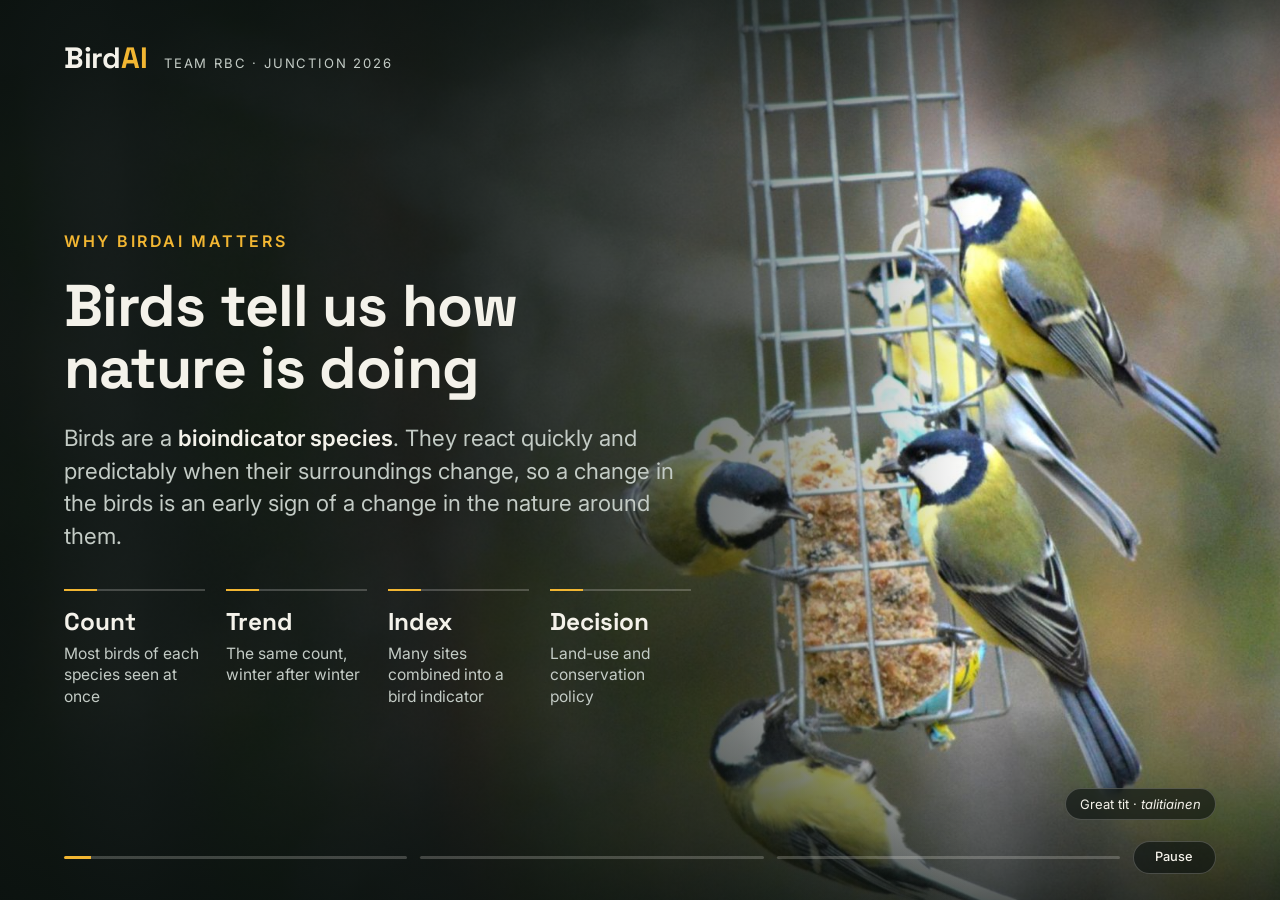
<file: slideshow/index.html>
<!DOCTYPE html>
<html lang="en">
<head>
<meta charset="utf-8">
<meta name="viewport" content="width=device-width, initial-scale=1, viewport-fit=cover">
<!--PAGE-->
<title>BirdAI Rolling Slideshow</title>
<meta name="claude:viewport-fit-sides" content="cover">
<link rel="stylesheet" href="https://fonts.googleapis.com/css2?family=Inter:wght@400;500;600&family=Space+Grotesk:wght@500;700&display=swap">
<style>
/* Layout: full-bleed bird photo per slide, text on the side the bird is not, one unit (--u) scales everything to the screen. */
:root {
  --bg: #0a110f;
  --fg: #f4f2ea;
  --muted: #c3cbc5;
  --accent: #f2b632;
  --line: rgba(244, 242, 234, 0.22);
  --panel: rgba(10, 17, 15, 0.62);
  --display: "Space Grotesk", "Avenir Next", "Segoe UI", system-ui, sans-serif;
  --body: "Inter", "Segoe UI", system-ui, -apple-system, sans-serif;
  --u: min(1vw, 1.78vh);            /* 1% of the largest 16:9 box that fits */
  --gut: max(calc(var(--u) * 5), 16px);
  color-scheme: dark;
}
html, body { height: 100%; }
body { margin: 0; background: var(--bg); color: var(--fg); font-family: var(--body); overflow: hidden; }
*, *::before, *::after { box-sizing: border-box; }

.show { position: relative; height: 100%; min-height: 320px; overflow: hidden; background: var(--bg); }

.slide { position: absolute; inset: 0; opacity: 0; visibility: hidden; transition: opacity 1.2s ease, visibility 0s linear 1.2s; }
.slide.on { opacity: 1; visibility: visible; transition: opacity 1.2s ease, visibility 0s; z-index: 1; }

.photo { position: absolute; inset: 0; width: 100%; height: 100%; max-width: none; object-fit: cover; transform: scale(1.02); }
.slide.on .photo { animation: drift 16s ease-out forwards; }
@keyframes drift { from { transform: scale(1.02); } to { transform: scale(1.09); } }

.scrim { position: absolute; inset: 0; }
.text-left .scrim { background: linear-gradient(90deg, rgba(10,17,15,.94) 0%, rgba(10,17,15,.86) 34%, rgba(10,17,15,.5) 58%, rgba(10,17,15,0) 76%), linear-gradient(0deg, rgba(10,17,15,.7) 0%, rgba(10,17,15,0) 22%), linear-gradient(180deg, rgba(10,17,15,.6) 0%, rgba(10,17,15,0) 18%); }
.text-right .scrim { background: linear-gradient(270deg, rgba(10,17,15,.95) 0%, rgba(10,17,15,.88) 40%, rgba(10,17,15,.4) 62%, rgba(10,17,15,0) 78%), linear-gradient(0deg, rgba(10,17,15,.7) 0%, rgba(10,17,15,0) 22%), linear-gradient(180deg, rgba(10,17,15,.6) 0%, rgba(10,17,15,0) 18%); }

.copy {
  position: absolute; top: 0; bottom: 0; width: 54%;
  display: flex; flex-direction: column; justify-content: center; gap: calc(var(--u) * 1.9);
  padding-block: calc(var(--u) * 10) calc(var(--u) * 7);
}
.text-left .copy { left: 0; padding-left: max(var(--gut), env(safe-area-inset-left, 0px)); }
.text-right .copy { right: 0; width: 56%; padding-top: calc(var(--u) * 5); padding-right: max(var(--gut), env(safe-area-inset-right, 0px)); }

.eyebrow { margin: 0; font: 600 calc(var(--u) * 1.25)/1.2 var(--body); letter-spacing: .16em; text-transform: uppercase; color: var(--accent); }
h1 { margin: 0; font: 700 calc(var(--u) * 4.6)/1.04 var(--display); letter-spacing: -.015em; text-wrap: balance; }
.lede { margin: 0; max-width: 34em; font-size: calc(var(--u) * 1.75); line-height: 1.45; color: var(--muted); }
.lede strong { color: var(--fg); font-weight: 600; }

/* entrance: children rise in once the slide is on */
.slide .copy > * { opacity: 0; transform: translateY(calc(var(--u) * 1.4)); }
.slide.on .copy > * { opacity: 1; transform: none; transition: opacity .9s ease, transform .9s ease; }
.slide.on .copy > :nth-child(2) { transition-delay: .15s; }
.slide.on .copy > :nth-child(3) { transition-delay: .3s; }
.slide.on .copy > :nth-child(4) { transition-delay: .45s; }
.slide.on .copy > :nth-child(5) { transition-delay: .6s; }

/* slide 1: count → trend → index → decision */
.chain { list-style: none; margin: calc(var(--u) * 1) 0 0; padding: 0; display: grid; grid-template-columns: repeat(4, 1fr); gap: calc(var(--u) * 1.6); }
.chain li { position: relative; padding-top: calc(var(--u) * 1.4); border-top: 2px solid var(--line); }
.chain li::before { content: ""; position: absolute; top: -2px; left: 0; width: calc(var(--u) * 2.6); height: 2px; background: var(--accent); }
.chain b { display: block; font: 700 calc(var(--u) * 1.9)/1.1 var(--display); }
.chain span { display: block; margin-top: calc(var(--u) * .6); font-size: calc(var(--u) * 1.22); line-height: 1.35; color: var(--muted); }

/* slide 2: three steps */
.steps { list-style: none; margin: 0; padding: 0; display: grid; gap: calc(var(--u) * 1.6); }
.steps li { display: grid; grid-template-columns: calc(var(--u) * 4) 1fr; column-gap: calc(var(--u) * 1.6); align-items: start; }
.num { width: calc(var(--u) * 4); height: calc(var(--u) * 4); border-radius: 50%; border: 2px solid var(--accent); color: var(--accent); display: grid; place-items: center; font: 700 calc(var(--u) * 1.7)/1 var(--display); font-variant-numeric: tabular-nums; }
.steps b { display: block; font: 700 calc(var(--u) * 2.15)/1.15 var(--display); }
.steps p { margin: calc(var(--u) * .5) 0 0; font-size: calc(var(--u) * 1.4); line-height: 1.42; color: var(--muted); }
.protect { display: grid; grid-template-columns: 1fr calc(var(--u) * 10); gap: calc(var(--u) * 1.8); align-items: start; }
.clip { margin: 0; }
.clip video { display: block; width: 100%; aspect-ratio: 1; object-fit: cover; border-radius: calc(var(--u) * 1.2); border: 1px solid var(--line); background: #0c1a24; }
.clip figcaption { margin-top: calc(var(--u) * .5); font-size: calc(var(--u) * .95); color: var(--muted); text-align: center; }

/* slide 3: the numbers */
.stats { margin: calc(var(--u) * .6) 0 0; display: grid; grid-template-columns: repeat(3, 1fr); gap: calc(var(--u) * 2.4); }
.stats div { min-width: 0; }
.stats dt { font: 700 calc(var(--u) * 5.4)/1 var(--display); color: var(--accent); font-variant-numeric: tabular-nums; letter-spacing: -.02em; white-space: nowrap; }
.stats dd { margin: calc(var(--u) * .9) 0 0; font-size: calc(var(--u) * 1.35); line-height: 1.38; color: var(--muted); }
.close { margin: 0; padding: calc(var(--u) * 1.5) calc(var(--u) * 1.9); max-width: 36em; background: var(--panel); border: 1px solid var(--line); border-radius: calc(var(--u) * 1.1); font: 500 calc(var(--u) * 1.75)/1.35 var(--display); }
.close em { font-style: normal; color: var(--accent); }

/* chrome */
.brand { position: absolute; z-index: 3; top: max(calc(var(--u) * 3.4), env(safe-area-inset-top, 0px)); left: max(var(--gut), env(safe-area-inset-left, 0px)); display: flex; align-items: baseline; gap: calc(var(--u) * 1.3); }
.brand b { font: 700 calc(var(--u) * 2.3)/1 var(--display); letter-spacing: -.01em; }
.brand b i { font-style: normal; color: var(--accent); }
.brand span { font-size: calc(var(--u) * 1.02); letter-spacing: .14em; text-transform: uppercase; color: var(--muted); }

.credit { position: absolute; z-index: 2; bottom: calc(var(--u) * 5.2); font-size: calc(var(--u) * 1.02); color: var(--fg); background: var(--panel); border: 1px solid var(--line); padding: calc(var(--u) * .55) calc(var(--u) * 1.1); border-radius: 99px; backdrop-filter: blur(6px); -webkit-backdrop-filter: blur(6px); }
.credit small { font-size: inherit; color: var(--muted); }
.text-left .credit { right: max(var(--gut), env(safe-area-inset-right, 0px)); }
.text-right .credit { left: max(var(--gut), env(safe-area-inset-left, 0px)); }
.sources { margin: 0; font-size: calc(var(--u) * .98); color: var(--muted); }

.bar { position: absolute; z-index: 3; left: 0; right: 0; bottom: 0; display: flex; align-items: center; gap: calc(var(--u) * 1); padding: calc(var(--u) * 1.8) max(var(--gut), env(safe-area-inset-right, 0px)) max(calc(var(--u) * 2), env(safe-area-inset-bottom, 0px)) max(var(--gut), env(safe-area-inset-left, 0px)); }
.seg { flex: 1; height: calc(var(--u) * 2.4); min-height: 20px; padding: 0; border: 0; background: none; cursor: pointer; display: flex; align-items: center; }
.seg::before { content: ""; display: block; width: 100%; height: 3px; border-radius: 3px; background: linear-gradient(90deg, var(--accent) calc(var(--p, 0) * 100%), var(--line) 0); }
.seg:focus-visible, .pause:focus-visible { outline: 2px solid var(--accent); outline-offset: 2px; border-radius: 4px; }
.pause { flex: none; min-width: 6.5em; height: calc(var(--u) * 2.6); min-height: 24px; padding: 0 calc(var(--u) * 1); border: 1px solid var(--line); border-radius: 99px; background: var(--panel); color: var(--fg); font: 500 max(calc(var(--u) * 1), 11px)/1 var(--body); cursor: pointer; }

/* portrait and narrow screens: photo on top, text below */
@media (max-aspect-ratio: 1/1) {
  :root { --u: min(2.35vw, 1.22vh); }
  .photo { height: 36%; }
  h1 { font-size: calc(var(--u) * 4.3); }
  .protect { display: block; }
  .clip { display: none; }
  .slide .scrim { background: linear-gradient(180deg, rgba(10,17,15,.55) 0%, rgba(10,17,15,0) 12%, rgba(10,17,15,0) 22%, var(--bg) 36%); }
  .text-left .copy, .text-right .copy { left: 0; right: 0; width: auto; top: 31%; justify-content: flex-start; padding-block: 0 calc(var(--u) * 7);
    padding-left: max(16px, env(safe-area-inset-left, 0px)); padding-right: max(16px, env(safe-area-inset-right, 0px)); overflow: hidden; }
  .text-left .credit, .text-right .credit { left: auto; right: max(16px, env(safe-area-inset-right, 0px)); top: calc(36% - var(--u) * 10); bottom: auto; }
  .brand { left: max(16px, env(safe-area-inset-left, 0px)); }
  .chain { grid-template-columns: repeat(2, 1fr); }
  .stats dt { font-size: calc(var(--u) * 4.6); }
}

@media (prefers-reduced-motion: reduce) {
  .slide.on .photo { animation: none; }
  .slide, .slide.on { transition: opacity .01s; }
  .slide .copy > *, .slide.on .copy > * { transform: none; transition: none; }
}
</style>

<main class="show" id="show" aria-roledescription="carousel" aria-label="BirdAI slideshow">

  <div class="brand"><b>Bird<i>AI</i></b><span>Team RBC · Junction 2026</span></div>

  <section class="slide text-left on" aria-roledescription="slide" aria-label="1 of 3: Why BirdAI matters">
    <img class="photo" src="img/great-tits.jpg" alt="Five great tits feeding on a hanging fat-ball feeder" style="object-position: 72% 50%">
    <div class="scrim"></div>
    <div class="copy">
      <p class="eyebrow">Why BirdAI matters</p>
      <h1>Birds tell us how nature is doing</h1>
      <p class="lede">Birds are a <strong>bioindicator species</strong>. They react quickly and predictably when their surroundings change, so a change in the birds is an early sign of a change in the nature around them.</p>
      <ol class="chain" aria-label="From a count to a decision">
        <li><b>Count</b><span>Most birds of each species seen at once</span></li>
        <li><b>Trend</b><span>The same count, winter after winter</span></li>
        <li><b>Index</b><span>Many sites combined into a bird indicator</span></li>
        <li><b>Decision</b><span>Land-use and conservation policy</span></li>
      </ol>
    </div>
    <p class="credit">Great tit · <i>talitiainen</i></p>
  </section>

  <section class="slide text-right" aria-roledescription="slide" aria-label="2 of 3: How it works">
    <img class="photo" src="img/tree-sparrow.jpg" alt="A tree sparrow perched on a snowy twig" style="object-position: 20% 50%">
    <div class="scrim"></div>
    <div class="copy">
      <p class="eyebrow">How it works</p>
      <h1>A feeder that counts its own visitors</h1>
      <ol class="steps">
        <li><span class="num">1</span><div><b>Watches</b><p>A camera under the roof photographs the feeding tray every 5 seconds.</p></div></li>
        <li><span class="num">2</span><div><b>Counts</b><p>A small AI model on the Arduino UNO Q names and counts each bird at the feeder itself, in about half a second. No internet needed.</p></div></li>
        <li><span class="num">3</span><div class="protect"><div><b>Protects</b><p>When a squirrel shows up, a latch closes the feeder. It opens again once the squirrel has left.</p></div>
          <figure class="clip"><video src="img/squirrel-latch.mp4" muted loop playsinline preload="auto" aria-label="3D animation: the camera spots a squirrel and the feeder closes"></video><figcaption>3D animation of the latch</figcaption></figure></div></li>
      </ol>
    </div>
    <p class="credit">Tree sparrow · <i>pikkuvarpunen</i> <small>· Photo: Micha Fager</small></p>
  </section>

  <section class="slide text-left" aria-roledescription="slide" aria-label="3 of 3: Winter is the blind spot">
    <img class="photo" src="img/crested-tit.jpg" alt="A crested tit clinging to a reed stem in winter" style="object-position: 80% 50%">
    <div class="scrim"></div>
    <div class="copy">
      <p class="eyebrow">The gap we fill</p>
      <h1>Winter is the blind spot</h1>
      <dl class="stats">
        <div><dt>−41%</dt><dd>Farmland birds in the EU since 1990</dd></div>
        <div><dt>80%+</dt><dd>of bird indicators use breeding-season data only</dd></div>
        <div><dt>200+</dt><dd>Finnish winter feeding stations, each counted by hand by a volunteer</dd></div>
      </dl>
      <p class="close">A volunteer counts when they have time. <em>BirdAI counts every daylight hour.</em></p>
      <p class="sources">Sources: Eurostat 2026 · Fraixedas et al. 2020, Ecological Indicators · Luomus feeding-station monitoring</p>
    </div>
    <p class="credit">Crested tit · <i>töyhtötiainen</i> <small>· Photo: Petri Vainio</small></p>
  </section>

  <nav class="bar" aria-label="Slides">
    <button class="seg" type="button" id="seg-1" aria-label="Go to slide 1"></button>
    <button class="seg" type="button" id="seg-2" aria-label="Go to slide 2"></button>
    <button class="seg" type="button" id="seg-3" aria-label="Go to slide 3"></button>
    <button class="pause" type="button" id="pause" aria-pressed="false">Pause</button>
  </nav>
</main>

<script>
(function () {
  var SLIDE_MS = 15000; // each slide stays up for 15 seconds
  var slides = [].slice.call(document.querySelectorAll('.slide'));
  var segs = [].slice.call(document.querySelectorAll('.seg'));
  var pauseBtn = document.getElementById('pause');
  var current = 0, elapsed = 0, last = performance.now(), paused = false;

  function show(i) {
    current = (i + slides.length) % slides.length;
    elapsed = 0;
    slides.forEach(function (s, n) {
      var on = n === current;
      s.classList.toggle('on', on);
      s.setAttribute('aria-hidden', on ? 'false' : 'true');
      var v = s.querySelector('video');
      if (v) {
        if (on) { v.currentTime = 0; var p = v.play(); if (p && p.catch) p.catch(function () {}); }
        else v.pause();
      }
    });
    paint();
  }
  function paint() {
    segs.forEach(function (s, n) {
      s.style.setProperty('--p', n < current ? 1 : n === current ? Math.min(elapsed / SLIDE_MS, 1) : 0);
      if (n === current) s.setAttribute('aria-current', 'true'); else s.removeAttribute('aria-current');
    });
  }
  function setPaused(p) {
    paused = p;
    pauseBtn.textContent = p ? 'Play' : 'Pause';
    pauseBtn.setAttribute('aria-pressed', p ? 'true' : 'false');
  }
  // setInterval rather than requestAnimationFrame so the show keeps rolling on an unattended screen
  setInterval(function () {
    var now = performance.now(), dt = Math.min(now - last, 1000);
    last = now;
    if (paused) return;
    elapsed += dt;
    if (elapsed >= SLIDE_MS) show(current + 1); else paint();
  }, 100);

  segs.forEach(function (s, n) { s.addEventListener('click', function () { show(n); }); });
  pauseBtn.addEventListener('click', function () { setPaused(!paused); });
  document.addEventListener('keydown', function (e) {
    if (e.key === 'ArrowRight' || e.key === 'PageDown') show(current + 1);
    else if (e.key === 'ArrowLeft' || e.key === 'PageUp') show(current - 1);
    else if (e.key === ' ' && e.target === document.body) { e.preventDefault(); setPaused(!paused); }
    else if (e.key === 'f' && document.documentElement.requestFullscreen) {
      var r = document.fullscreenElement ? document.exitFullscreen() : document.documentElement.requestFullscreen();
      if (r && r.catch) r.catch(function () {});
    }
  });
  show(0);
})();
</script>
<!--/PAGE-->
</body>
</html>
</file>
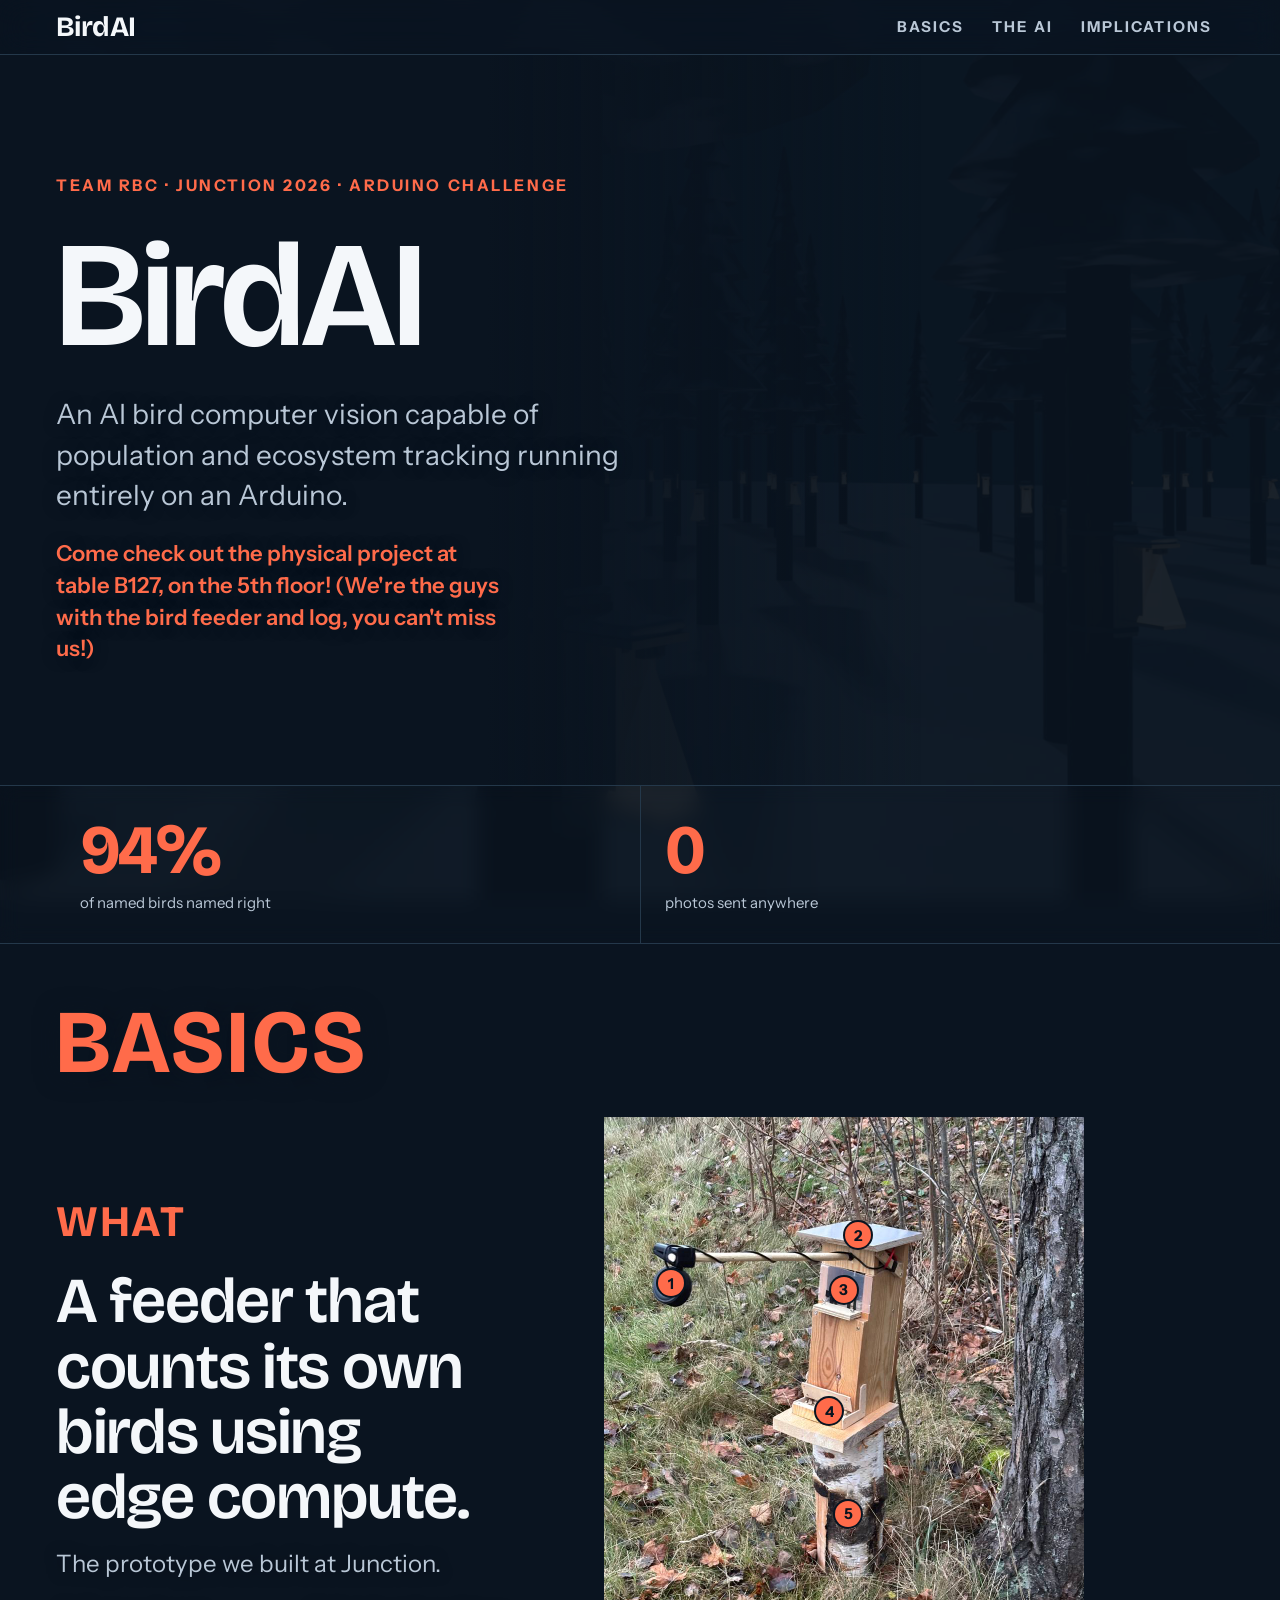
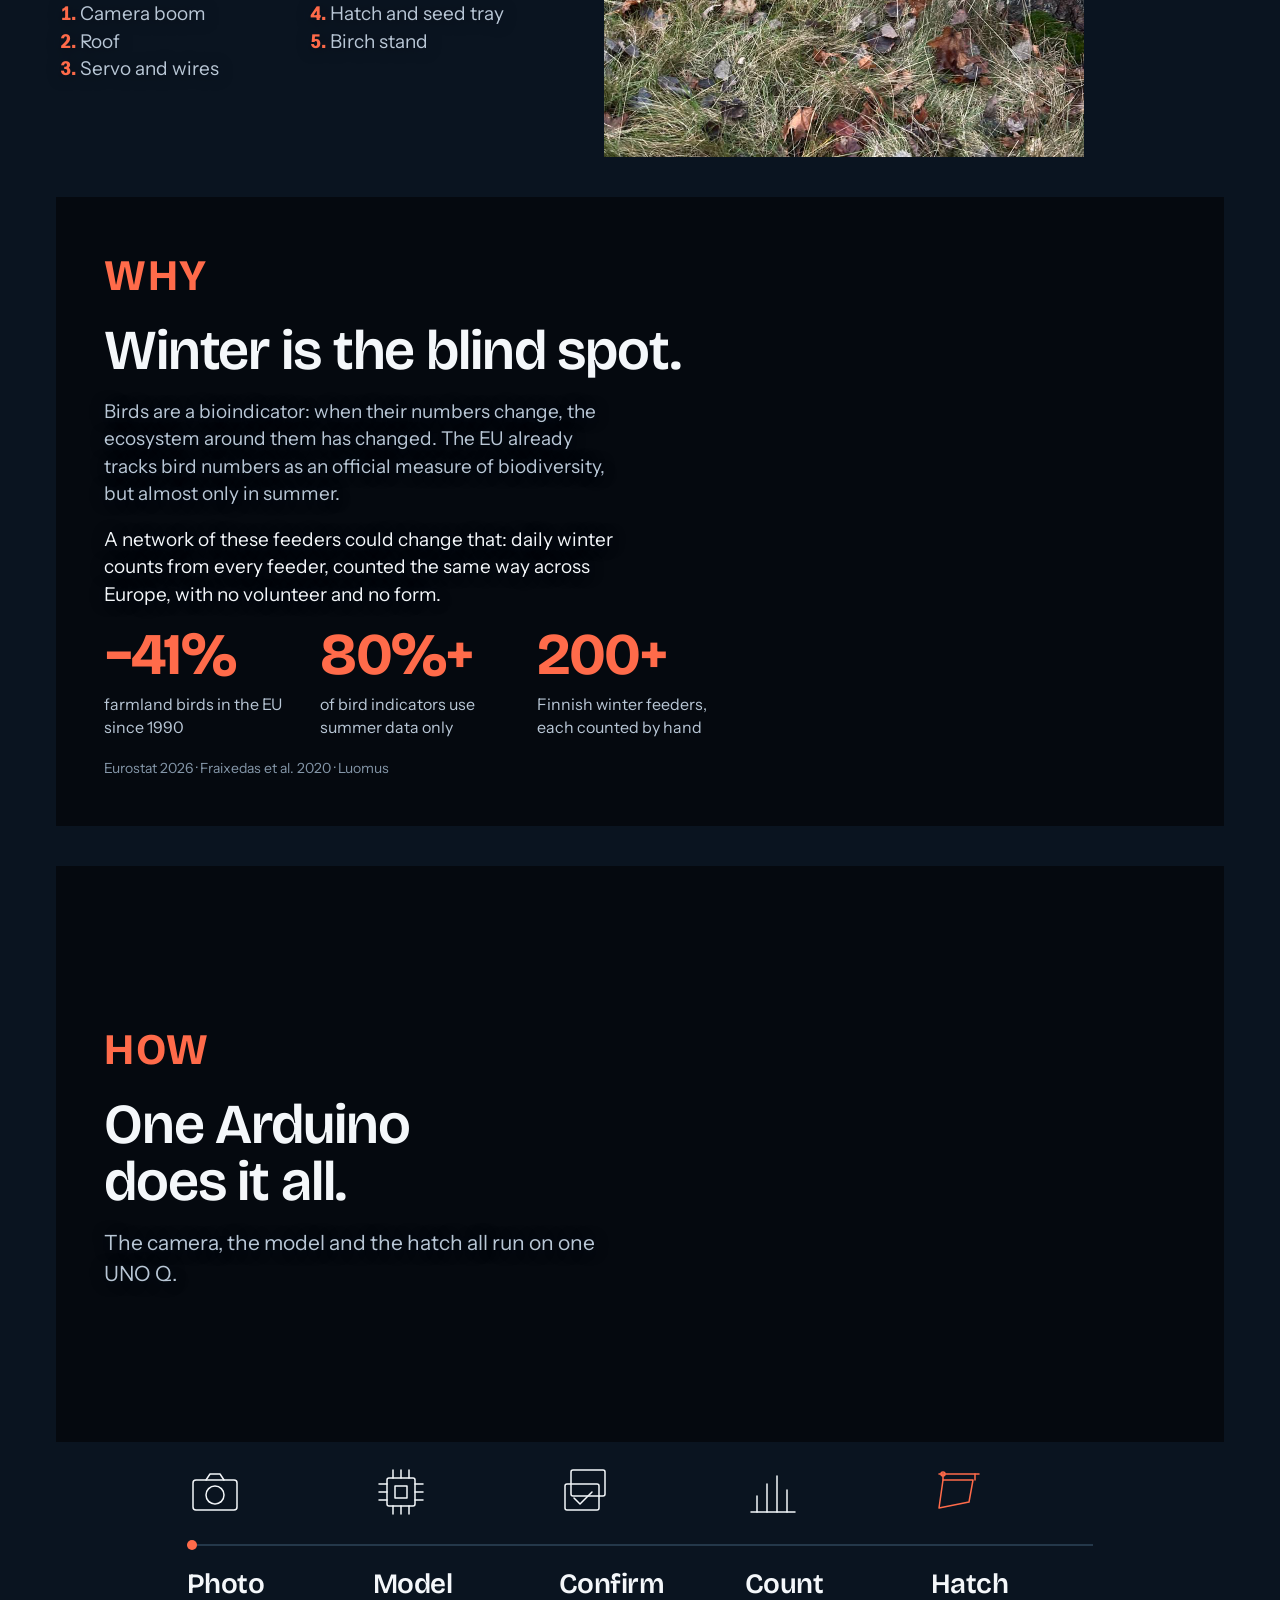
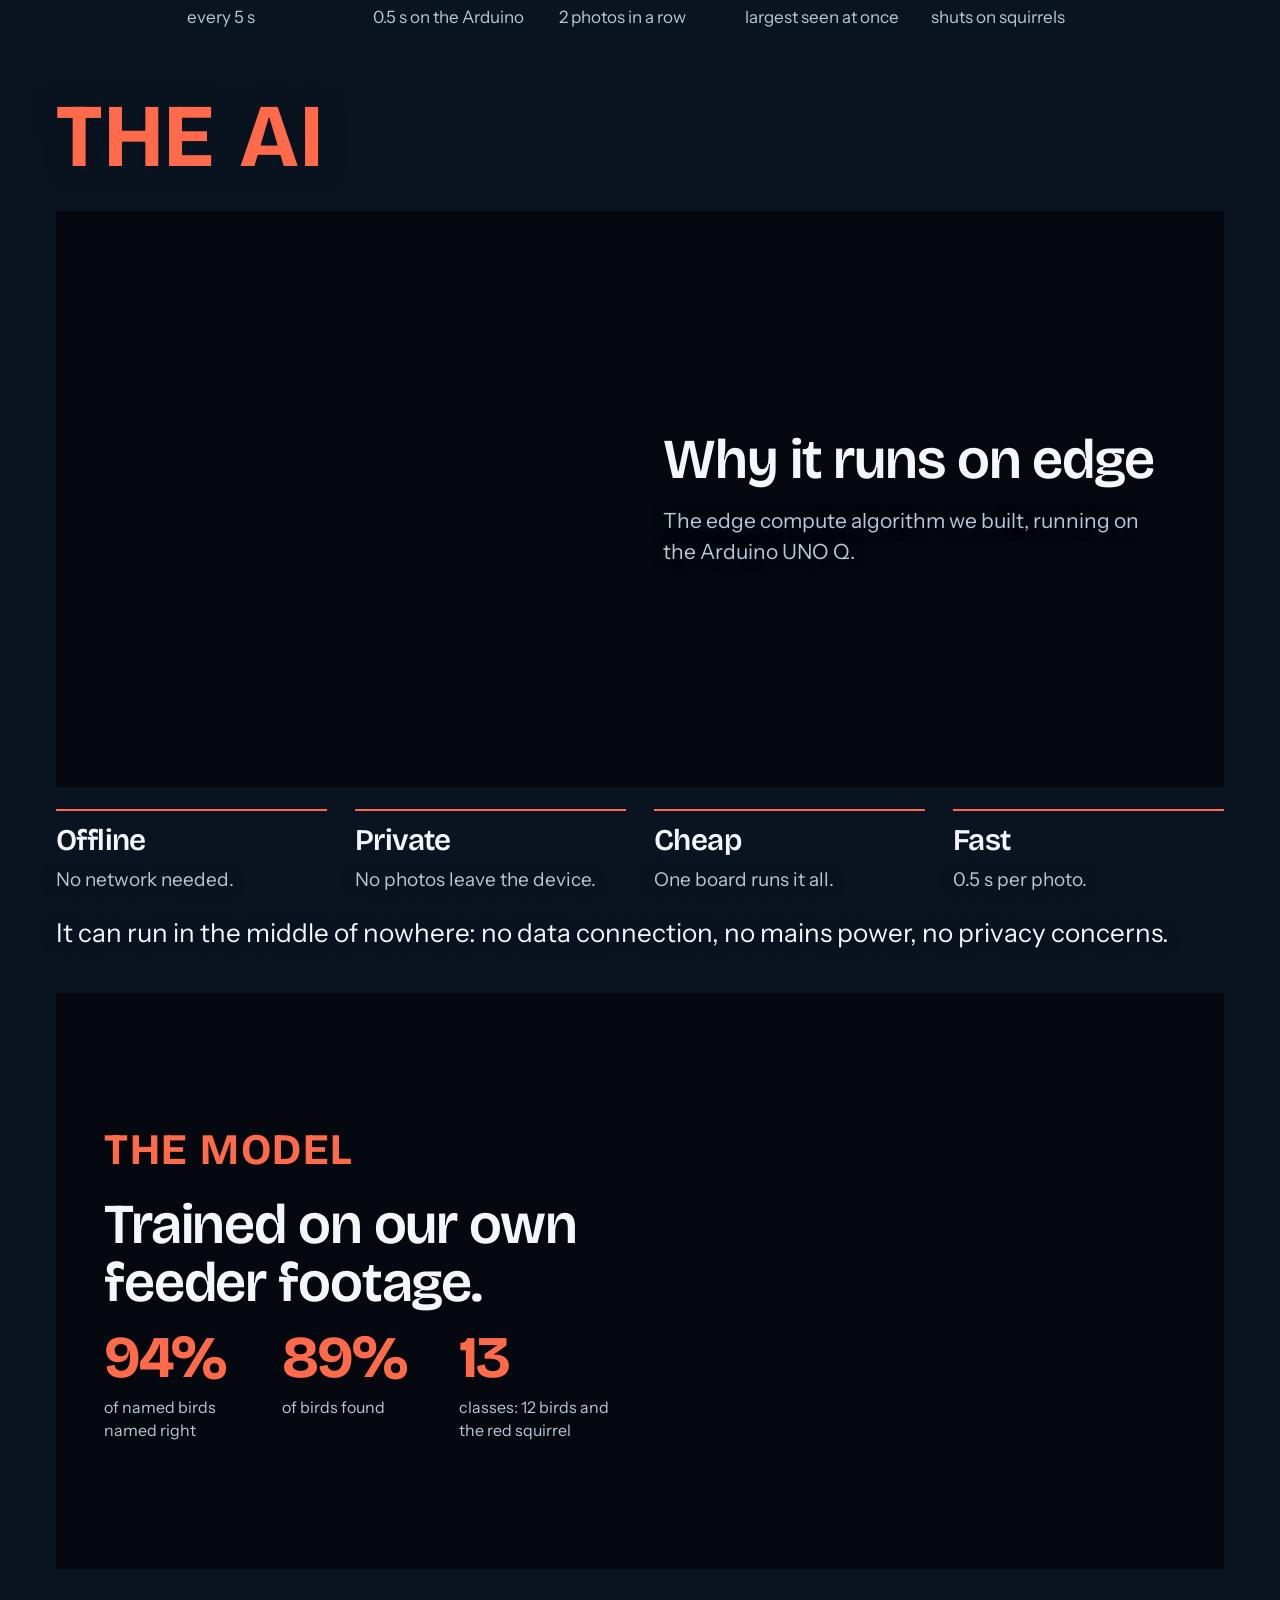
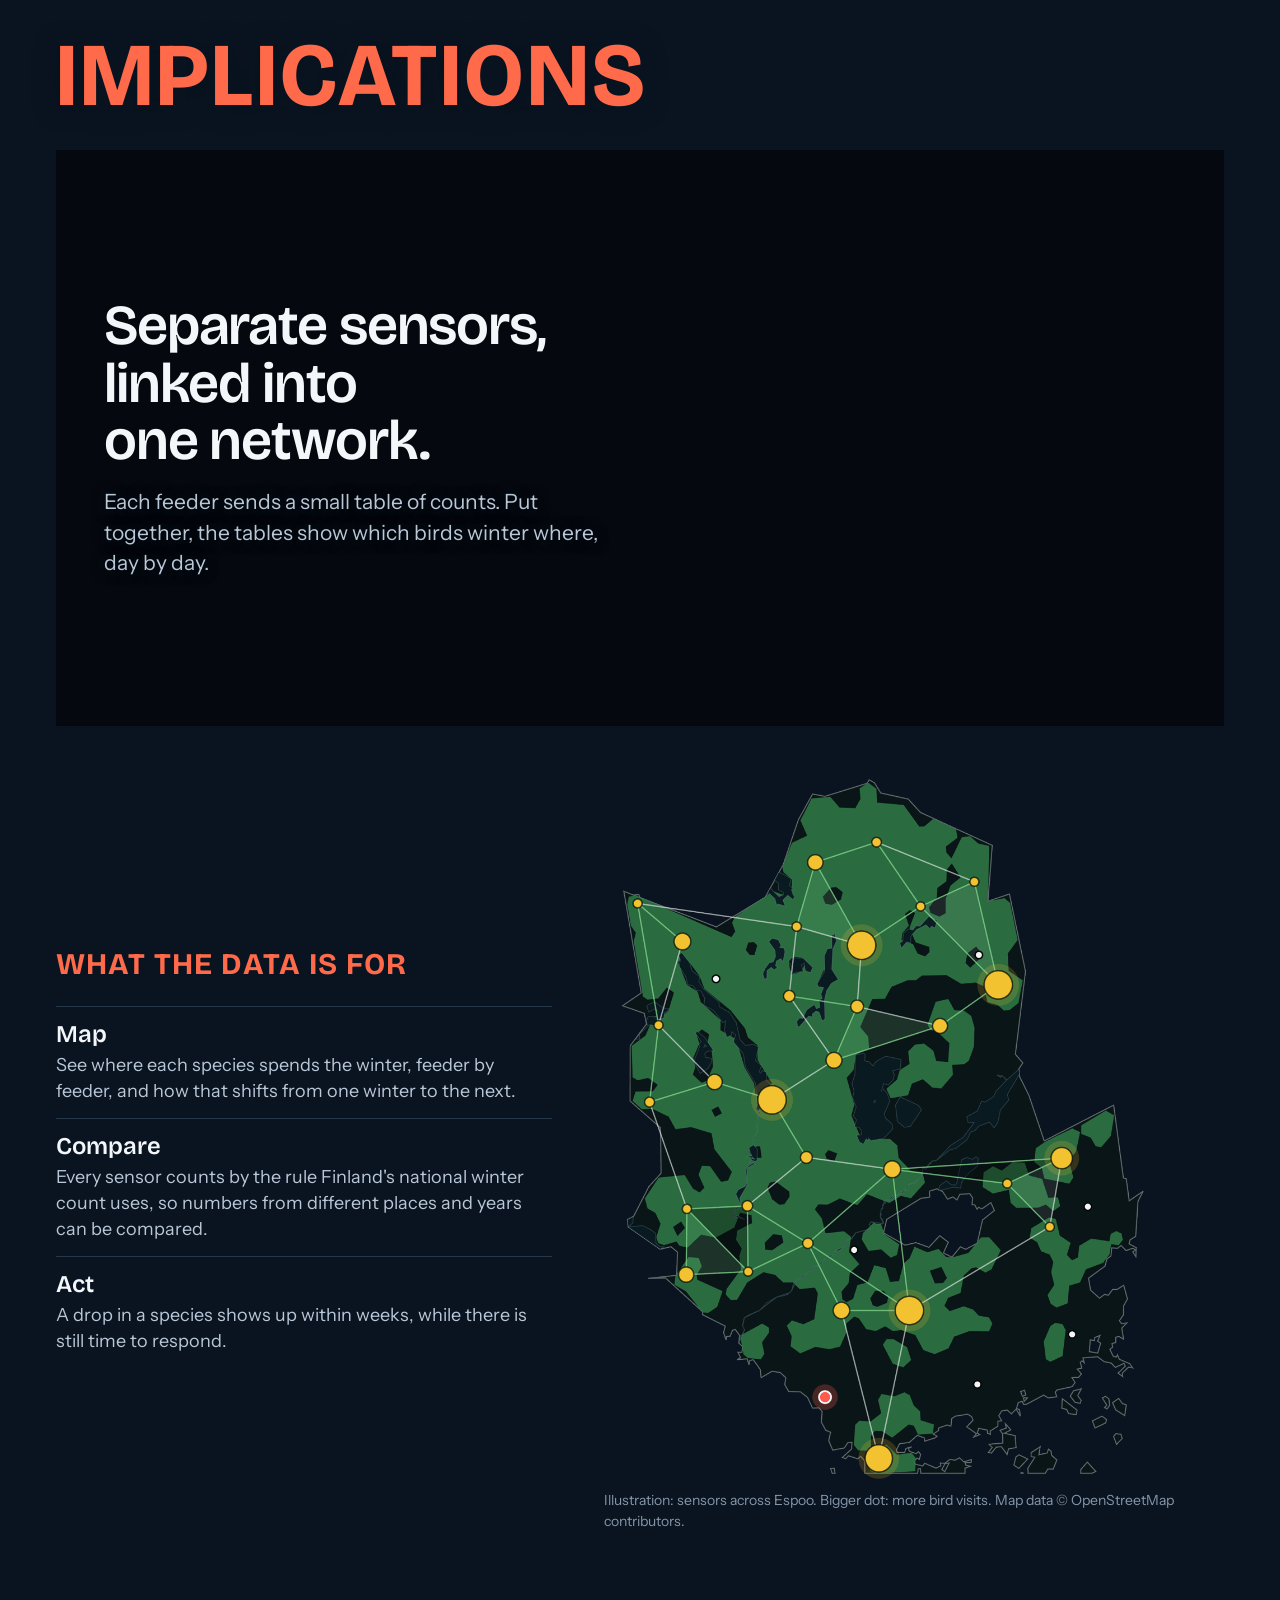
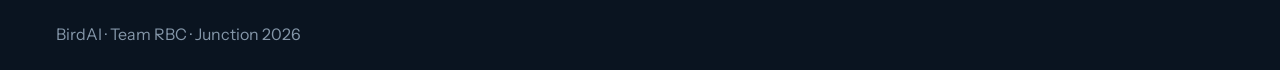
<file: web-demo/index.html>
<!doctype html>
<html lang="en">
<head>
<meta charset="utf-8">
<meta name="viewport" content="width=device-width, initial-scale=1">
<style>body { margin: 0; } img { max-width: 100%; } [hidden] { display: none !important; }</style>
<title>BirdAI</title>
<link rel="stylesheet" href="https://fonts.googleapis.com/css2?family=Bricolage+Grotesque:opsz,wght@12..96,500;12..96,600;12..96,700&family=Instrument+Sans:wght@400;500;600;700&display=swap">
<style>
/* Layout: one page on a winter-night forest. Night-blue ground, snow type, bullfinch red accent.
   The pitch deck as one page. Header, Basics (what, why, how), The AI, Implications.
   Each block is a yellow label, a big Alegreya headline, one picture, a few words. */
:root {
  color-scheme: dark;
  --bg: #0A1420;        /* winter night */
  --surface: #101D2C; --surface2: #172839; --line: #24384A;
  --fg: #F4F7FA;        /* snow */
  --muted: #B9C7D6; --faint: #8496A8;
  --sun: #FF6B4A;       /* bullfinch red: the accent */
  --sci: #FF6B4A; --sci-ink: #0A1420; --tech: #8FD3E8; --alert: #FF6B4A;
  --display: "Bricolage Grotesque", "Segoe UI", system-ui, sans-serif;
  --body: "Instrument Sans", "Segoe UI", system-ui, sans-serif;
  --mono: "Instrument Sans", "Segoe UI", system-ui, sans-serif;
  --radius: 4px;
}
html { scroll-behavior: smooth; scroll-padding-top: 64px; }
html, body { background: var(--bg); color: var(--fg); }
body { font-family: var(--body); font-size: 19px; line-height: 1.45; }
* { box-sizing: border-box; }
h1, h2, h3 { font-family: var(--display); font-weight: 600; line-height: 1.02; letter-spacing: -.02em; margin: 0; text-wrap: balance; }
p { margin: 0; }
a { color: inherit; }
button, select, input { font: inherit; color: inherit; }
:focus-visible { outline: 2px solid var(--sun); outline-offset: 2px; }
.wrap { max-width: 1200px; margin: 0 auto; padding-left: max(16px, env(safe-area-inset-left, 0px)); padding-right: max(16px, env(safe-area-inset-right, 0px)); }

.top { background: var(--bg); position: sticky; top: env(safe-area-inset-top, 0px); z-index: 5; border-bottom: 1px solid var(--line); }
body::before { content: ""; position: fixed; inset: 0 0 auto; height: env(safe-area-inset-top, 0px); z-index: 10; background: var(--bg); }
.top .wrap { display: flex; align-items: center; gap: 16px; padding-block: 10px; }
.brand { font-family: var(--display); font-size: 28px; line-height: 1; text-decoration: none; }
.nav { display: flex; gap: 4px; margin-left: auto; }
.nav a { text-decoration: none; padding: 6px 12px; color: var(--muted); font-weight: 500; }
.nav a:hover { color: var(--sun); }

.label { font-size: 16px; font-weight: 700; letter-spacing: .16em; text-transform: uppercase; color: var(--sun); }
.media { width: 100%; max-width: 100%; display: block; border-radius: var(--radius); background: #05090A; object-fit: cover; }
figure { margin: 0; }
.credit { font-size: 14px; color: var(--faint); }

/* header / cover */
.cover { position: relative; overflow: hidden; }
.cover video { position: absolute; inset: 0 0 0 auto; width: 62%; height: 100%; object-fit: cover; object-position: 60% 50%; }
.cover::after { content: ""; position: absolute; inset: 0; background: linear-gradient(90deg, var(--bg) 38%, #0A142000 72%); }
.cover .wrap { position: relative; z-index: 1; padding-block: 120px; display: flex; flex-direction: column; gap: 22px; }
.cover h1 { font-size: clamp(72px, 12vw, 150px); }
.cover p.line { font-size: 28px; max-width: 22ch; }

/* chapters and blocks */
.chapter { border-top: 1px solid var(--line); padding-block: 88px; display: flex; flex-direction: column; gap: 80px; }
.chapter > .label { font-size: 18px; margin-bottom: -48px; }
.block { display: flex; flex-direction: column; gap: 26px; }
.block h2 { font-size: clamp(38px, 5vw, 64px); max-width: 18ch; }
.kicker { font-family: var(--display); font-size: 30px; color: var(--sun); }
.line { font-size: 24px; color: var(--muted); max-width: 40ch; }
.split { display: grid; grid-template-columns: minmax(0, 1fr) minmax(0, 1.25fr); gap: 44px; align-items: center; }
.split .block { gap: 18px; }

.cols { display: grid; grid-template-columns: repeat(3, minmax(0, 1fr)); gap: 28px; }
.cols.four { grid-template-columns: repeat(4, minmax(0, 1fr)); }
.col { display: flex; flex-direction: column; gap: 10px; }
.col img { aspect-ratio: 4 / 3; }
.col h3 { font-size: 34px; color: var(--sun); }
.col p { color: var(--muted); }
.num b { display: block; font-family: var(--display); font-weight: 700; letter-spacing: -.03em; font-size: clamp(60px, 8vw, 112px); line-height: .95; color: var(--sun); }
.num span { display: block; margin-top: 10px; font-size: 22px; color: var(--muted); max-width: 17ch; }

.marked { position: relative; }
.marked span { position: absolute; transform: translate(-50%, -50%); width: 30px; height: 30px; border-radius: 50%; background: var(--sun); color: var(--bg); font-weight: 700; font-size: 17px; display: flex; align-items: center; justify-content: center; box-shadow: 0 0 0 3px #0A142099; }
.marked.product { max-width: 480px; justify-self: center; }
.shots { display: grid; grid-template-columns: repeat(3, minmax(0, 1fr)); gap: 20px; margin-top: -32px; }
.shots img { aspect-ratio: 3 / 4; }
.parts { margin: 0; padding-left: 24px; color: var(--muted); columns: 2; column-gap: 28px; }
.parts li::marker { color: var(--sun); font-weight: 700; }
.video video { aspect-ratio: 16 / 9; }
.video video.wide { aspect-ratio: 21 / 8; }
.netmap { width: 100%; max-width: 560px; justify-self: center; }
.map-view .mv-network .fcc-sub { display: none; }

/* map: keep the map, the controls and one chart */
.map-view .mv-stats, .map-view .mv-placebar, .map-view .mv-station, .map-view .mv-covercard, .map-view .mv-note,
.map-view .mv-network h4, .map-view .mv-network h4 + .fcc-sub, .map-view .fcc-rank, .map-view .fcc-why, .map-view .fcc-note { display: none; }

/* deck pass: blurred photo ground, giant chapter titles, ruled columns, no card chrome */
main, footer { position: relative; z-index: 1; }
.bg { position: fixed; inset: 0; z-index: 0; background: url(clips/forest-bg.jpg) center / cover; }
.bg::after { content: ""; position: absolute; inset: 0; background: #0A1420B8; }
.top { border-bottom: 0; background: #0A1420E6; }
.nav a { font-size: 15px; font-weight: 700; letter-spacing: .14em; text-transform: uppercase; }
.media { border-radius: 0; }
.chapter { border-top: 0; padding-block: 104px; }
.chapter > .label { font-family: var(--display); font-weight: 700; font-size: clamp(48px, 7vw, 99px); line-height: 1; letter-spacing: .035em; margin-bottom: -24px; }
.kicker { font-weight: 700; font-size: clamp(30px, 3.4vw, 44px); letter-spacing: .035em; text-transform: uppercase; }
.col, .num { border-top: 2px solid var(--sun); padding-top: 16px; }
.col h3 { font-size: 30px; color: var(--fg); }
.col p { font-size: 19px; }
.num span { font-size: 19px; }
.marked span { width: 26px; height: 26px; font-size: 15px; box-shadow: 0 0 0 2px var(--bg); }

.map-view .mv-card, .fc-charts .fcc-card { background: none; border: 0; padding: 0; }
.map-view .mv-chip { border: 0; background: none; padding: 4px 2px; margin-right: 12px; min-height: 0; border-bottom: 2px solid transparent; border-radius: 0; font-size: 17px; font-weight: 700; color: var(--muted); }
.map-view .mv-chip[aria-pressed="true"] { background: none; color: var(--fg); border-bottom-color: var(--sun); }
.map-view .mv-chip-sw, .map-view .mv-scale { display: none; }
.map-view .mv-range { accent-color: var(--sun); }
.map-view .mv-svg .mv-outline { fill: #2E7344; fill-opacity: .8; stroke: #F2F5F3; stroke-opacity: .7; stroke-width: 1; }
.map-view .mv-dot { stroke: var(--bg); stroke-width: 1.5; filter: drop-shadow(0 0 5px #F2C23099); }
.map-view .mv-sel { stroke: var(--alert); }
.map-view .mv-play { border-color: var(--sun); color: var(--sun); background: none; border-radius: 0; font-weight: 700; }
.fc-charts h3 { font-family: var(--body); font-size: 19px; font-weight: 700; color: var(--muted); }

footer { color: var(--faint); }
footer .wrap { padding-block: 24px 32px; font-size: 16px; }

@media (max-width: 860px) {
  .split { grid-template-columns: minmax(0, 1fr); }
  .cols.four { grid-template-columns: repeat(2, minmax(0, 1fr)); }
  .cover .label { font-size: 13px; letter-spacing: .12em; }
  .cover video { width: 100%; opacity: .35; }
  .cover::after { background: linear-gradient(180deg, #0A142000, var(--bg)); }
  .cover .wrap { padding-block: 72px; }
  .chapter { padding-block: 56px; gap: 56px; }
  .chapter > .label { margin-bottom: -32px; }
  .nav a { padding: 6px 8px; font-size: 17px; }
  .marked span { width: 24px; height: 24px; font-size: 14px; }
}
@media (max-width: 600px) { .cols { grid-template-columns: minmax(0, 1fr); } .col img { max-height: 40vh; } }
@media (prefers-reduced-motion: reduce) { html { scroll-behavior: auto; } }
</style>
<style>
/* polish pass: rhythm, legibility, media, motion, phone */
:root { --gap-section: clamp(56px, 7vw, 96px); --gap-block: clamp(48px, 6vw, 72px); }

/* rhythm: chapters breathe evenly, titles hug their first block */
.chapter { padding-block: var(--gap-section); gap: var(--gap-block); position: relative; }
.chapter > .label { margin-bottom: calc(var(--gap-block) * -.6); line-height: .95; text-shadow: 0 2px 24px rgba(10, 20, 32, .6); }
.block { gap: 22px; }
.split { gap: clamp(28px, 4vw, 56px); }
.shots { margin-top: 0; }
.kicker { margin-bottom: -4px; }

/* readability: soft night panel behind each chapter, forest shows in the gaps */
.chapter::before { content: ""; position: absolute; z-index: -1; inset: 0 -24px; pointer-events: none;
  background: linear-gradient(180deg, rgba(10, 20, 32, 0) 0, rgba(10, 20, 32, .62) 90px, rgba(10, 20, 32, .62) calc(100% - 90px), rgba(10, 20, 32, 0) 100%); }
.line, .col p, .parts, .num span { text-shadow: 0 1px 14px rgba(10, 20, 32, .55); }

/* header: translucent glass, accent underline on nav hover */
.top { background: rgba(10, 20, 32, .72); -webkit-backdrop-filter: blur(14px) saturate(1.2); backdrop-filter: blur(14px) saturate(1.2); box-shadow: 0 1px 0 var(--line); }
.nav a { position: relative; transition: color .2s; }
.nav a::after { content: ""; position: absolute; left: 12px; right: 12px; bottom: 2px; height: 2px; background: var(--sun); transform: scaleX(0); transform-origin: left; transition: transform .25s ease; }
.nav a:hover::after, .nav a:focus-visible::after { transform: scaleX(1); }
.brand { letter-spacing: -.02em; font-weight: 700; }

/* media: hairline, hover zoom on images only */
.media { outline: 1px solid var(--line); outline-offset: -1px; }
img.media, .marked, .col img { overflow: hidden; }
.shots, .col, .marked { overflow: visible; }
img.media { transition: transform 1.2s cubic-bezier(.2, .6, .2, 1); }
.shots img.media, .col img { transition: transform 1.2s cubic-bezier(.2, .6, .2, 1); }
@media (hover: hover) { img.media:hover { transform: scale(1.035); } .marked img.media:hover { transform: none; } }
.shots { overflow: hidden; }
.shots img.media { outline-offset: -1px; }

/* numbers and ruled columns */
.num b { letter-spacing: -.045em; font-variant-numeric: tabular-nums lining-nums; font-feature-settings: "tnum" 1, "lnum" 1; text-shadow: 0 2px 22px rgba(10, 20, 32, .5); }
.col, .num { position: relative; border-top: 0; }
.col::before, .num::before { content: ""; position: absolute; left: 0; top: 0; height: 2px; width: 100%; background: var(--sun); transform-origin: left; }

/* reveal: visible by default; only animates when JS marks the page */
.reveal { opacity: 1; transform: none; }
@media (prefers-reduced-motion: no-preference) {
  .js .reveal, html.js .reveal { opacity: 0; transform: translateY(22px); transition: opacity .8s ease, transform .8s cubic-bezier(.2, .6, .2, 1); }
  .js .reveal.is-in, html.js .reveal.is-in { opacity: 1; transform: none; }
  .js .col.reveal::before, .js .num.reveal::before { transform: scaleX(0); transition: transform 1s .15s cubic-bezier(.2, .6, .2, 1); }
  .js .col.reveal.is-in::before, .js .num.reveal.is-in::before { transform: scaleX(1); }
}
@media (prefers-reduced-motion: reduce) { .reveal, .reveal * { transition: none !important; } img.media:hover { transform: none; } .nav a::after { transition: none; } }

/* stat strip */
.stat-strip { position: relative; z-index: 1; background: rgba(10, 20, 32, .78); -webkit-backdrop-filter: blur(10px); backdrop-filter: blur(10px); border-block: 1px solid var(--line); }
.stat-strip .wrap, .stat-strip > .wrap { display: grid; grid-template-columns: repeat(4, minmax(0, 1fr)); }
.stat-strip > *:not(.wrap), .stat-strip .wrap > * { padding: 30px 24px; text-align: left; }
.stat-strip .wrap > * + *, .stat-strip > .stat + .stat { border-left: 1px solid var(--line); }
.stat-strip b, .stat-strip strong { display: block; font-family: var(--display); font-weight: 700; font-size: clamp(40px, 5.4vw, 72px); line-height: 1; letter-spacing: -.04em; color: var(--sun); font-variant-numeric: tabular-nums lining-nums; }
.stat-strip span, .stat-strip small { display: block; margin-top: 8px; font-size: 15px; line-height: 1.3; color: var(--muted); }

/* proof tag */
.proof { display: inline-flex; align-items: center; gap: 10px; font-size: 13px; font-weight: 700; letter-spacing: .14em; text-transform: uppercase; color: var(--sun); margin-bottom: 10px; }
.proof::before { content: ""; width: 6px; height: 6px; border-radius: 50%; background: var(--sun); flex: none; box-shadow: 0 0 10px var(--sun); }

/* focus stays loud */
:focus-visible { outline: 3px solid var(--sun); outline-offset: 3px; border-radius: 2px; }
.media:focus-visible { outline-offset: 2px; }

@media (max-width: 860px) {
  .chapter::before { inset: 0 -16px; }
  .stat-strip .wrap, .stat-strip > .wrap { grid-template-columns: repeat(2, minmax(0, 1fr)); }
  .stat-strip .wrap > :nth-child(3), .stat-strip > .stat:nth-child(3) { border-left: 0; }
  .stat-strip .wrap > :nth-child(n+3) { border-top: 1px solid var(--line); }
}
@media (max-width: 600px) {
  body { font-size: 17px; }
  .chapter { padding-block: 48px; gap: 44px; }
  .chapter > .label { font-size: clamp(40px, 13vw, 56px); margin-bottom: -26px; }
  .cover .wrap { padding-block: 64px; gap: 16px; }
  .cover p.line, .line { font-size: 20px; }
  .block h2 { font-size: clamp(32px, 9.5vw, 42px); }
  .kicker { font-size: 26px; }
  .col h3 { font-size: 26px; }
  .cols.four { grid-template-columns: repeat(2, minmax(0, 1fr)); gap: 22px 18px; }
  .parts { columns: 1; }
  .shots { display: flex; gap: 12px; overflow-x: auto; scroll-snap-type: x mandatory; -webkit-overflow-scrolling: touch; margin-inline: -16px; padding-inline: 16px; scroll-padding-inline: 16px; scrollbar-width: none; }
  .shots::-webkit-scrollbar { display: none; }
  .shots img.media { flex: 0 0 78%; scroll-snap-align: start; }
  .stat-strip > *:not(.wrap), .stat-strip .wrap > * { padding: 22px 14px; }
  .stat-strip span, .stat-strip small { font-size: 14px; }
}

</style>

<style>
/* v3: text sits on the looping clips. A stage is a clip on one side with the words over its dark edge. */
.stage { position: relative; overflow: hidden; min-height: clamp(440px, 64vh, 660px); display: flex; align-items: center; background: #05090F; }
.stage video { position: absolute; inset: 0 0 0 auto; width: 68%; height: 100%; object-fit: cover; }
.stage::after { content: ""; position: absolute; inset: 0; background: linear-gradient(90deg, #05090F 30%, #05090FD9 44%, #05090F00 74%); }
.stage-in { position: relative; z-index: 1; width: 48%; padding: 48px 0 48px 48px; display: flex; flex-direction: column; gap: 18px; }
.stage-in h2 { font-size: clamp(34px, 4.4vw, 58px); }
.stage-in .line { font-size: 21px; }
.stage.flip { justify-content: flex-end; }
.stage.flip video { inset: 0 auto 0 0; }
.stage.flip::after { background: linear-gradient(270deg, #05090F 30%, #05090FD9 44%, #05090F00 74%); }
.stage.flip .stage-in { padding: 48px 48px 48px 0; }
.stage-list { list-style: none; margin: 6px 0 0; padding: 0; display: flex; flex-direction: column; gap: 14px; }
.stage-list li { border-top: 2px solid var(--sun); padding-top: 10px; font-size: 18px; color: var(--muted); }
.stage-list b { display: block; font-family: var(--display); font-size: 24px; font-weight: 600; color: var(--fg); }
.stage-nums { display: grid; grid-template-columns: repeat(3, minmax(0, 1fr)); gap: 20px; }
.stage-nums b { display: block; font-family: var(--display); font-weight: 700; font-size: clamp(40px, 4.6vw, 64px); line-height: 1; letter-spacing: -.03em; color: var(--sun); }
.stage-nums span { display: block; margin-top: 8px; font-size: 16px; color: var(--muted); }
.stat-strip .wrap { grid-template-columns: repeat(2, minmax(0, 1fr)) !important; }
.stage.why .stage-in { width: 58%; }
.stage.why video { width: 60%; }
.stage.why::after { background: linear-gradient(90deg, #05090F 42%, #05090FD9 56%, #05090F00 86%); }
.stage.why .line { font-size: 19px; }
/* clean pass: quiet ground, no hairlines or panels, more air */
.bg::after { background: #0A1420EB; }
.media, .stage { border: 0 !important; outline: 0 !important; box-shadow: none !important; }
.chapter { background: none !important; box-shadow: none !important; padding-block: 120px; gap: 96px; }
.chapter::before, .chapter::after { content: none !important; }
.stat-strip { background: none; border-block: 1px solid var(--line); }
.col, .num { border-top-width: 1px; }
.stage-list li { border-top: 1px solid var(--line); }
img.media:hover { transform: none !important; }
/* final polish: tight, even spacing */
.chapter { padding-block: 64px 0 !important; gap: 40px !important; }
.chapter:last-of-type { padding-bottom: 72px !important; }
.chapter > .label { margin-bottom: -8px !important; }
.block { gap: 22px; }
.stat-strip + .chapter { padding-top: 56px !important; }
.pipe { margin-top: 14px; }
footer .wrap { padding-block: 20px 24px; }
@media (max-width: 860px) {
  .stage, .stage.flip { align-items: flex-end; justify-content: flex-start; min-height: 440px; }
  .stage video, .stage.flip video, .stage.why video { inset: 0; width: 100%; height: 100%; }
  .stage::after, .stage.flip::after { background: linear-gradient(0deg, #05090FF5 0%, #05090FD1 48%, #05090F26 100%); }
  .stage.why::after { background: linear-gradient(0deg, #05090FF5 0%, #05090FE0 70%, #05090F66 100%); }
  .stage-in, .stage.flip .stage-in, .stage.why .stage-in { width: auto; padding: 140px 20px 24px; }
  .stage-in h2 { font-size: 32px; }
  .stage-nums { gap: 12px; }
  .stage-nums b { font-size: 34px; }
  .stage-nums span { font-size: 14px; }
}
</style>
</head>
<body>
<div class="bg" aria-hidden="true"></div>
<header class="top">
  <div class="wrap">
    <a class="brand" href="#top" data-go="top">BirdAI</a>
    <nav class="nav" aria-label="Sections">
      <a href="#basics" data-go="basics">Basics</a>
      <a href="#ai" data-go="ai">The AI</a>
      <a href="#implications" data-go="implications">Implications</a>
    </nav>
  </div>
</header>

<main id="top">
  <div class="cover">
    <video src="clips/hero.mp4" autoplay muted loop playsinline aria-label="3D animation of the feeder on a tree in falling snow"></video>
    <div class="wrap">
      <p class="label">Team RBC · Junction 2026 · Arduino challenge</p>
      <h1>BirdAI</h1>
      <p class="line" style="max-width:30ch">An AI bird computer vision capable of population and ecosystem tracking running entirely on an Arduino.</p>
      <p class="line" style="max-width:30ch;font-size:22px;color:var(--sun);font-weight:600">Come check out the physical project at table B127, on the 5th floor! (We're the guys with the bird feeder and log, you can't miss us!)</p>
    </div>
  </div>

  <div class="stat-strip" role="group" aria-label="Key numbers"><div class="wrap">
    <div><b>94%</b><span>of named birds named right</span></div>
    <div><b>0</b><span>photos sent anywhere</span></div>
  </div></div>

  <section id="basics" class="wrap chapter">
    <p class="label">Basics</p>

    <div class="split reveal">
      <div class="block">
        <p class="kicker">What</p>
        <h2>A feeder that counts its own birds using edge compute.</h2>
        <p class="line">The prototype we built at Junction.</p>
        <ol class="parts"><li>Camera boom</li><li>Roof</li><li>Servo and wires</li><li>Hatch and seed tray</li><li>Birch stand</li></ol>
      </div>
      <div><div class="marked product"><img class="media" src="clips/product-main.jpg" alt="The wooden feeder on a birch stand in a forest, with a camera on a boom and five numbered parts">
        <span style="left:14%;top:26%">1</span><span style="left:53%;top:18.5%">2</span><span style="left:50%;top:27%">3</span><span style="left:47%;top:46%">4</span><span style="left:51%;top:62%">5</span></div></div>
    </div>

    <div class="block reveal">
      <div class="stage why">
        <video src="clips/birds.mp4" autoplay muted loop playsinline aria-label="3D animation of birds at the feeder"></video>
        <div class="stage-in">
          <p class="kicker">Why</p>
          <h2>Winter is the blind spot.</h2>
          <p class="line">Birds are a bioindicator: when their numbers change, the ecosystem around them has changed. The EU already tracks bird numbers as an official measure of biodiversity, but almost only in summer.</p>
          <p class="line" style="color:var(--fg)">A network of these feeders could change that: daily winter counts from every feeder, counted the same way across Europe, with no volunteer and no form.</p>
          <div class="stage-nums">
            <div><b>&minus;41%</b><span>farmland birds in the EU since 1990</span></div>
            <div><b>80%+</b><span>of bird indicators use summer data only</span></div>
            <div><b>200+</b><span>Finnish winter feeders, each counted by hand</span></div>
          </div>
          <p class="credit">Eurostat 2026 · Fraixedas et al. 2020 · Luomus</p>
        </div>
      </div>
    </div>

    <div class="block reveal">
      <div class="stage">
        <video src="clips/xray.mp4" autoplay muted loop playsinline aria-label="3D x-ray animation of the feeder: the board, the servo and the camera view"></video>
        <div class="stage-in">
          <p class="kicker">How</p>
          <h2>One Arduino does it all.</h2>
          <p class="line">The camera, the model and the hatch all run on one UNO Q.</p>
        </div>
      </div>
<style>
.pipe{position:relative;max-width:1200px;margin:0 auto;display:grid;grid-template-columns:repeat(5,1fr);gap:24px;color:var(--fg);font-family:var(--body)}
.pipe-track{position:absolute;left:0;right:0;top:80px;height:2px;background:var(--line);pointer-events:none}
.pipe-dot{position:absolute;top:-4px;left:0;width:10px;height:10px;border-radius:50%;background:var(--sun);animation:pipe-run 6s linear infinite}
@keyframes pipe-run{from{left:0}to{left:calc(100% - 10px)}}
.pipe-step{position:relative;padding:0 8px 0 0;margin:0}
.pipe-icon{display:block;width:56px;height:56px;margin-bottom:24px;color:var(--fg)}
.pipe-icon svg{width:56px;height:56px;fill:none;stroke:currentColor;stroke-width:1.5;stroke-linecap:round;stroke-linejoin:round}
.pipe-step-act .pipe-icon{color:var(--sun)}
.pipe-text{padding-top:24px}
.pipe-title{margin:0 0 6px;font-family:var(--display);font-size:28px;font-weight:600;line-height:1.15;color:var(--fg)}
.pipe-detail{margin:0;font-family:var(--body);font-size:17px;line-height:1.4;color:var(--muted)}
@media (max-width:860px){
  .pipe{display:flex;flex-direction:column;gap:32px;padding-left:36px}
  .pipe-track{left:0;right:auto;top:0;bottom:0;width:2px;height:auto}
  .pipe-dot{display:none}
  .pipe-step{display:flex;align-items:flex-start;gap:20px}
  .pipe-icon{flex:0 0 56px;margin:0}
  .pipe-text{padding-top:0}
}
@media (prefers-reduced-motion:reduce){.pipe-dot{animation:none}}
</style>
<div class="pipe">
  <div class="pipe-track"><span class="pipe-dot"></span></div>
  <div class="pipe-step">
    <span class="pipe-icon"><svg viewBox="0 0 56 56" aria-hidden="true"><rect x="6" y="16" width="44" height="30" rx="3"/><path d="M19 16l4-6h10l4 6"/><circle cx="28" cy="31" r="9"/></svg></span>
    <div class="pipe-text"><h3 class="pipe-title">Photo</h3><p class="pipe-detail">every 5 s</p></div>
  </div>
  <div class="pipe-step">
    <span class="pipe-icon"><svg viewBox="0 0 56 56" aria-hidden="true"><rect x="14" y="14" width="28" height="28" rx="2"/><rect x="22" y="22" width="12" height="12"/><path d="M20 14V6M28 14V6M36 14V6M20 50v-8M28 50v-8M36 50v-8M14 20H6M14 28H6M14 36H6M50 20h-8M50 28h-8M50 36h-8"/></svg></span>
    <div class="pipe-text"><h3 class="pipe-title">Model</h3><p class="pipe-detail">0.5 s on the Arduino</p></div>
  </div>
  <div class="pipe-step">
    <span class="pipe-icon"><svg viewBox="0 0 56 56" aria-hidden="true"><rect x="12" y="6" width="34" height="26" rx="2"/><rect x="6" y="20" width="34" height="26" rx="2"/><path d="M15 34l6 6 12-12"/></svg></span>
    <div class="pipe-text"><h3 class="pipe-title">Confirm</h3><p class="pipe-detail">2 photos in a row</p></div>
  </div>
  <div class="pipe-step">
    <span class="pipe-icon"><svg viewBox="0 0 56 56" aria-hidden="true"><path d="M6 48h44"/><path d="M12 48V32M22 48V20M32 48V12M42 48V26"/></svg></span>
    <div class="pipe-text"><h3 class="pipe-title">Count</h3><p class="pipe-detail">largest seen at once</p></div>
  </div>
  <div class="pipe-step pipe-step-act">
    <span class="pipe-icon"><svg viewBox="0 0 56 56" aria-hidden="true"><path d="M8 10h40"/><path d="M12 10v6M44 10v6"/><path d="M12 16l-4 28 30-6 4-22z"/><circle cx="12" cy="10" r="2"/></svg></span>
    <div class="pipe-text"><h3 class="pipe-title">Hatch</h3><p class="pipe-detail">shuts on squirrels</p></div>
  </div>
</div>

    </div>
  </section>

  <section id="ai" class="wrap chapter">
    <p class="label">The AI</p>

    <div class="block reveal">
      <div class="stage flip">
        <video src="clips/feeder-ai.mp4" autoplay muted loop playsinline aria-label="Feeder camera footage with a box labelled Red squirrel following a squirrel up a pole"></video>
        <div class="stage-in">
          <h2>Why it runs on edge</h2>
          <p class="line">The edge compute algorithm we built, running on the Arduino UNO Q.</p>
        </div>
      </div>
      <div class="cols four">
        <div class="col reveal"><h3>Offline</h3><p>No network needed.</p></div>
        <div class="col reveal"><h3>Private</h3><p>No photos leave the device.</p></div>
        <div class="col reveal"><h3>Cheap</h3><p>One board runs it all.</p></div>
        <div class="col reveal"><h3>Fast</h3><p>0.5 s per photo.</p></div>
      </div>
      <p class="line" style="max-width:none;color:var(--fg);font-size:26px">It can run in the middle of nowhere: no data connection, no mains power, no privacy concerns.</p>
    </div>

    <div class="block reveal">
      <div class="stage">
        <video src="clips/squirrel.mp4" autoplay muted loop playsinline aria-label="3D animation of the camera spotting a squirrel at the feeder"></video>
        <div class="stage-in">
          <p class="kicker">The model</p>
          <h2>Trained on our own feeder footage.</h2>
          <div class="stage-nums">
            <div><b>94%</b><span>of named birds named right</span></div>
            <div><b>89%</b><span>of birds found</span></div>
            <div><b>13</b><span>classes: 12 birds and the red squirrel</span></div>
          </div>
        </div>
      </div>
    </div>
  </section>

  <section id="implications" class="wrap chapter">
    <p class="label">Implications</p>

    <div class="block reveal">
      <div class="stage">
        <video src="clips/forest.mp4" autoplay muted loop playsinline aria-label="3D animation of a snowy forest with a feeder unit on every trunk"></video>
        <div class="stage-in">
          <h2>Separate sensors, linked into one network.</h2>
          <p class="line">Each feeder sends a small table of counts. Put together, the tables show which birds winter where, day by day.</p>
        </div>
      </div>
    </div>

    <div class="split reveal">
      <div class="block">
        <p class="kicker" style="font-size:clamp(22px,2.4vw,30px)">What the data is for</p>
        <ul class="stage-list">
          <li><b>Map</b>See where each species spends the winter, feeder by feeder, and how that shifts from one winter to the next.</li>
          <li><b>Compare</b>Every sensor counts by the rule Finland's national winter count uses, so numbers from different places and years can be compared.</li>
          <li><b>Act</b>A drop in a species shows up within weeks, while there is still time to respond.</li>
        </ul>
      </div>
      <div><img class="netmap" src="clips/network.png" alt="Map of Espoo with yellow sensor dots of different sizes joined by thin lines into one network">
        <p class="credit">Illustration: sensors across Espoo. Bigger dot: more bird visits. Map data © OpenStreetMap contributors.</p></div>
    </div>

  </section>
</main>

<footer><div class="wrap">BirdAI · Team RBC · Junction 2026</div></footer>

<script>
(function () {
  if ('IntersectionObserver' in window && !matchMedia('(prefers-reduced-motion: reduce)').matches) {
    document.documentElement.classList.add('js');
    const io = new IntersectionObserver((es) => es.forEach((e) => { if (e.isIntersecting) { e.target.classList.add('is-in'); io.unobserve(e.target); } }), { rootMargin: '0px 0px -6% 0px' });
    document.querySelectorAll('.reveal').forEach((el) => io.observe(el));
    setTimeout(() => document.querySelectorAll('.reveal').forEach((el) => el.classList.add('is-in')), 4000);
  }
  const go = (name) => { const t = document.getElementById(name); if (t) t.scrollIntoView(); };
  document.querySelectorAll('[data-go]').forEach((a) => a.addEventListener('click', (e) => { e.preventDefault(); go(a.dataset.go); try { history.replaceState(null, '', '#' + a.dataset.go); } catch (err) {} }));
  if (location.hash.length > 1) go(location.hash.slice(1));
})();
</script>

</body>
</html>
</file>
